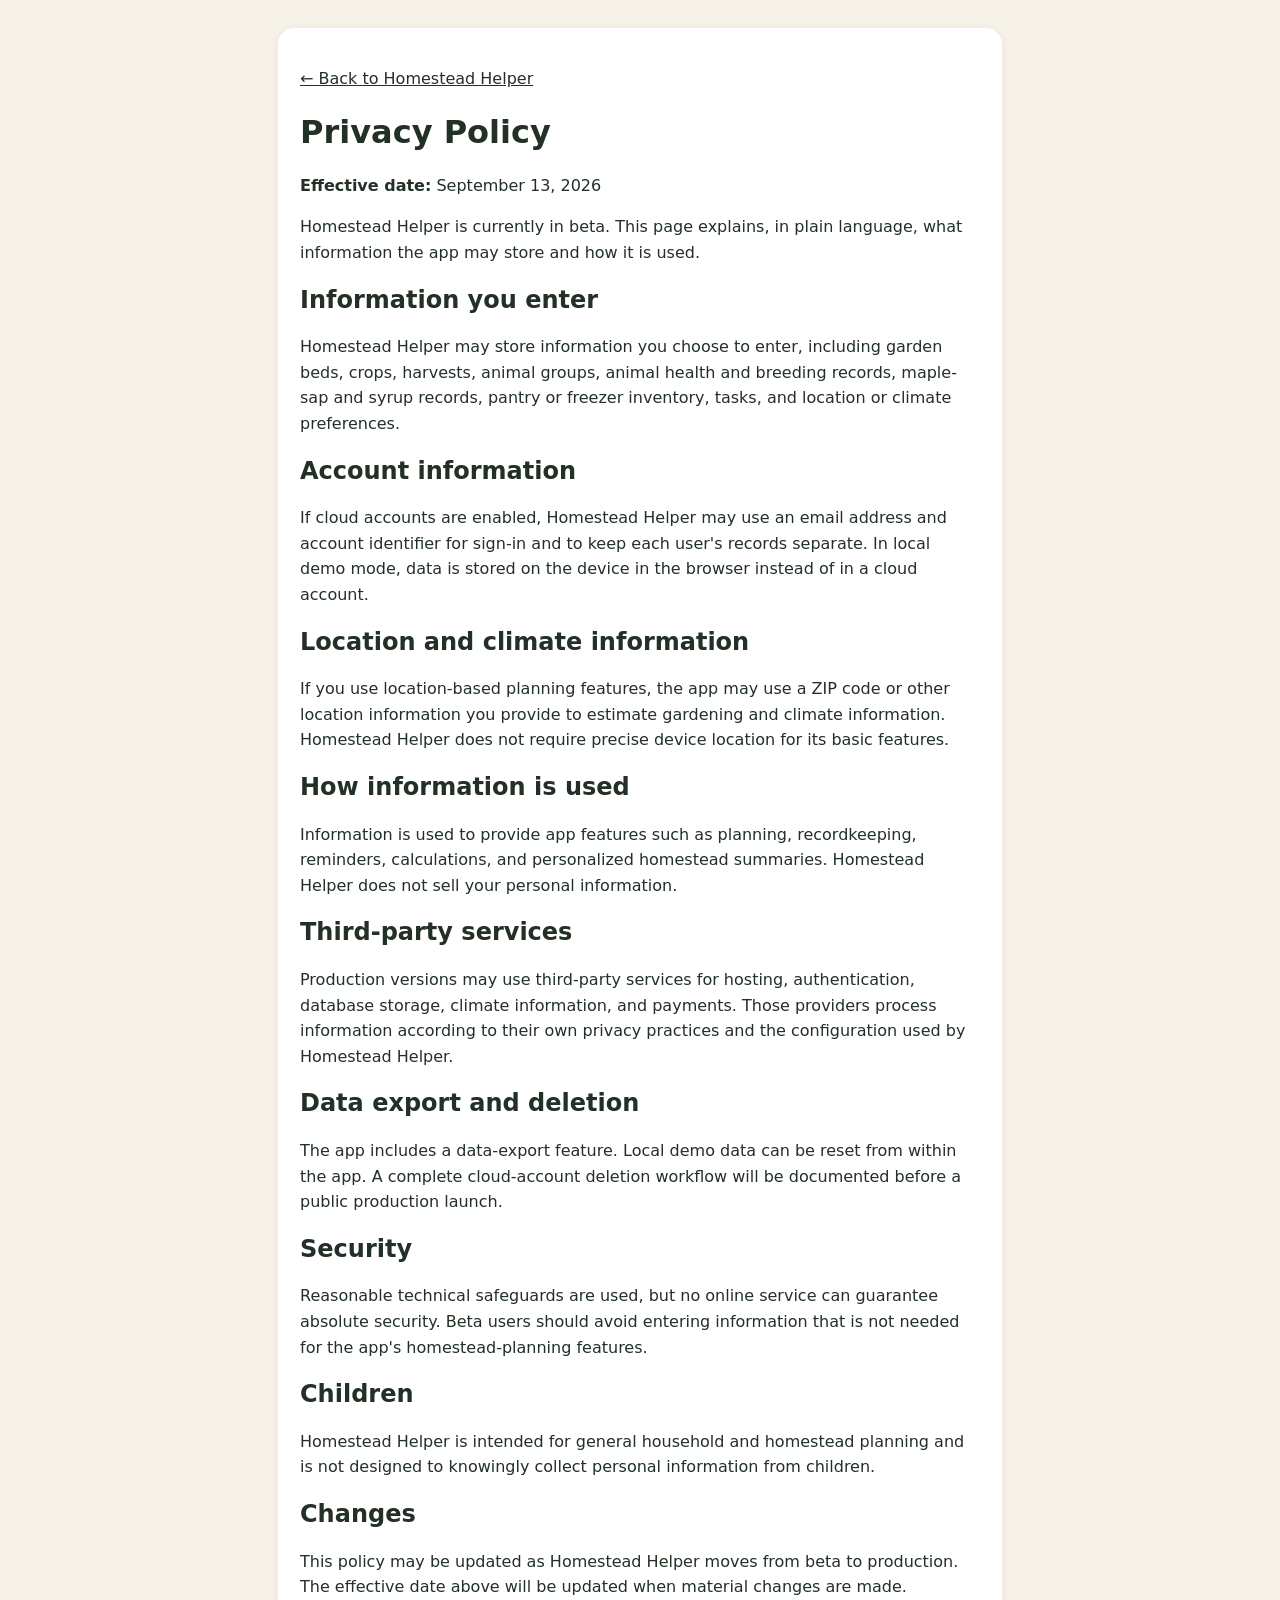
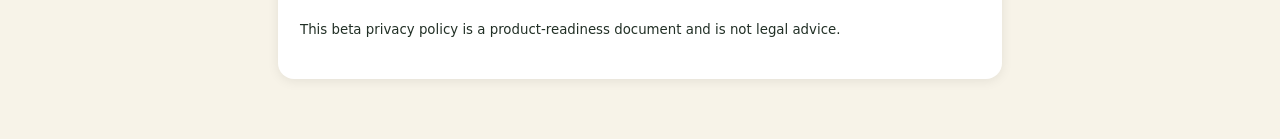
<file: privacy.html>
<!doctype html>
<html lang="en">
<head>
  <meta charset="utf-8" />
  <meta name="viewport" content="width=device-width, initial-scale=1" />
  <meta name="theme-color" content="#355E3B" />
  <title>Privacy Policy — Homestead Helper</title>
  <link rel="stylesheet" href="styles.css" />
  <style>main{max-width:760px;margin:0 auto;padding:28px 18px 60px;line-height:1.6}.legal-card{background:#fff;border-radius:16px;padding:22px;box-shadow:0 2px 12px rgba(0,0,0,.08)}h1,h2{line-height:1.2}a{color:inherit}</style>
</head>
<body>
<main>
  <div class="legal-card">
    <p><a href="index.html">← Back to Homestead Helper</a></p>
    <h1>Privacy Policy</h1>
    <p><strong>Effective date:</strong> September 13, 2026</p>
    <p>Homestead Helper is currently in beta. This page explains, in plain language, what information the app may store and how it is used.</p>

    <h2>Information you enter</h2>
    <p>Homestead Helper may store information you choose to enter, including garden beds, crops, harvests, animal groups, animal health and breeding records, maple-sap and syrup records, pantry or freezer inventory, tasks, and location or climate preferences.</p>

    <h2>Account information</h2>
    <p>If cloud accounts are enabled, Homestead Helper may use an email address and account identifier for sign-in and to keep each user's records separate. In local demo mode, data is stored on the device in the browser instead of in a cloud account.</p>

    <h2>Location and climate information</h2>
    <p>If you use location-based planning features, the app may use a ZIP code or other location information you provide to estimate gardening and climate information. Homestead Helper does not require precise device location for its basic features.</p>

    <h2>How information is used</h2>
    <p>Information is used to provide app features such as planning, recordkeeping, reminders, calculations, and personalized homestead summaries. Homestead Helper does not sell your personal information.</p>

    <h2>Third-party services</h2>
    <p>Production versions may use third-party services for hosting, authentication, database storage, climate information, and payments. Those providers process information according to their own privacy practices and the configuration used by Homestead Helper.</p>

    <h2>Data export and deletion</h2>
    <p>The app includes a data-export feature. Local demo data can be reset from within the app. A complete cloud-account deletion workflow will be documented before a public production launch.</p>

    <h2>Security</h2>
    <p>Reasonable technical safeguards are used, but no online service can guarantee absolute security. Beta users should avoid entering information that is not needed for the app's homestead-planning features.</p>

    <h2>Children</h2>
    <p>Homestead Helper is intended for general household and homestead planning and is not designed to knowingly collect personal information from children.</p>

    <h2>Changes</h2>
    <p>This policy may be updated as Homestead Helper moves from beta to production. The effective date above will be updated when material changes are made.</p>

    <p><small>This beta privacy policy is a product-readiness document and is not legal advice.</small></p>
  </div>
</main>
</body>
</html>
</file>
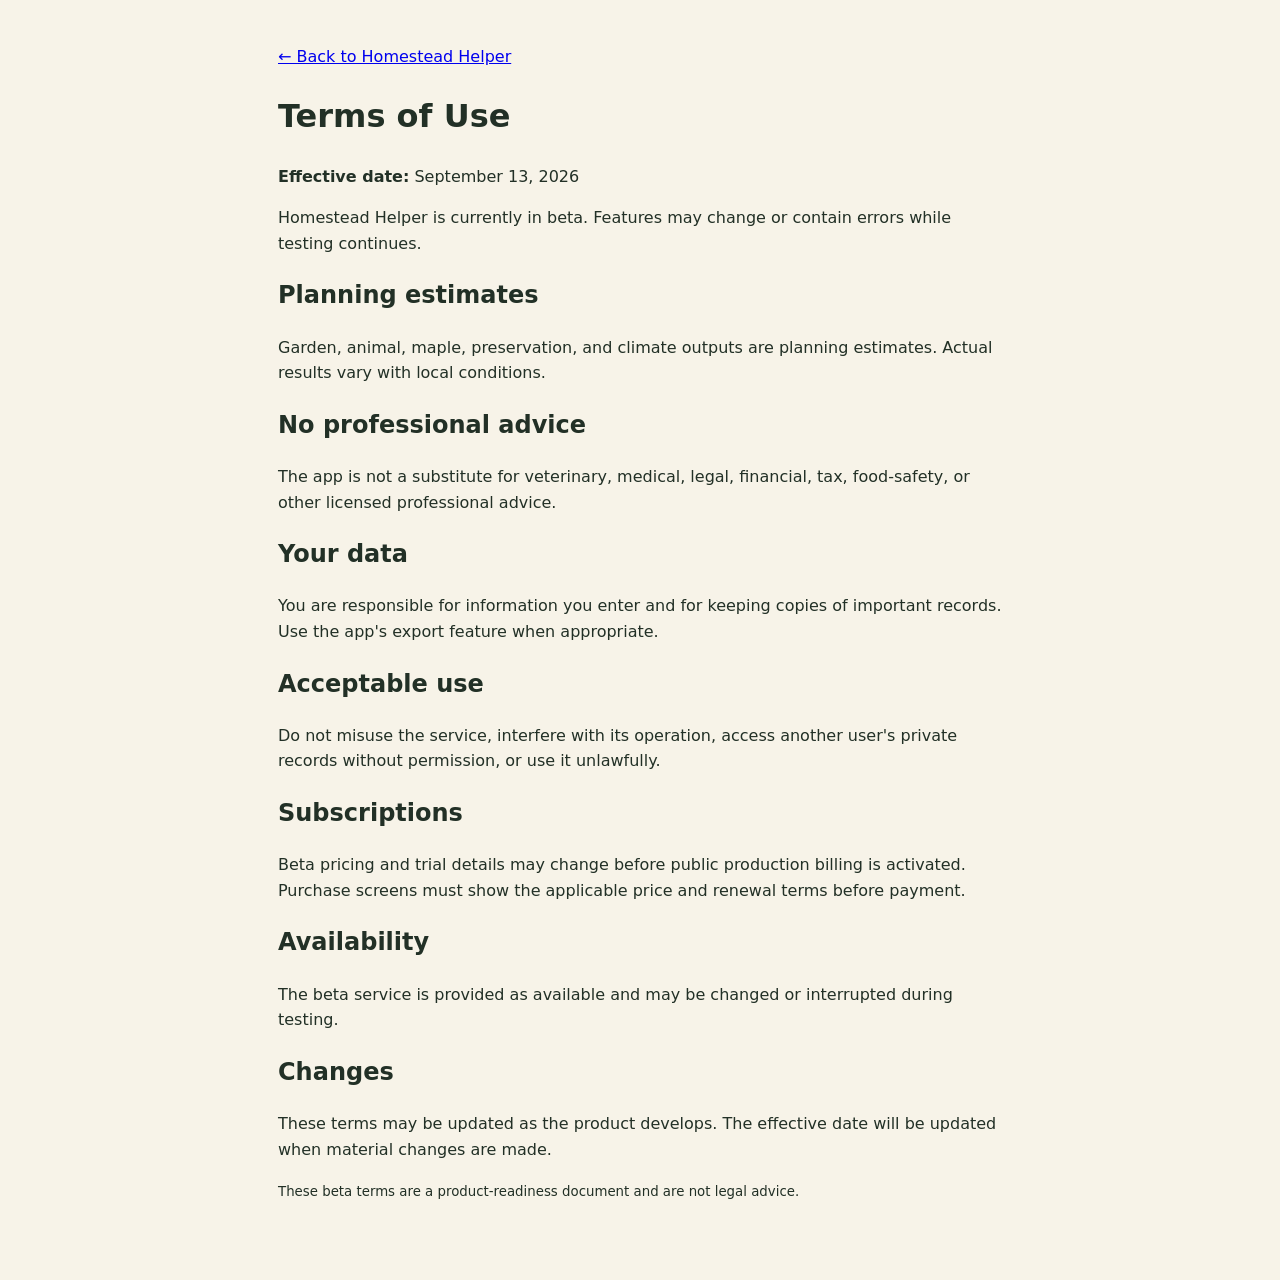
<file: terms.html>
<!doctype html><html lang="en"><head><meta charset="utf-8"><meta name="viewport" content="width=device-width,initial-scale=1"><title>Terms of Use — Homestead Helper</title><link rel="stylesheet" href="styles.css"></head><body><main style="max-width:760px;margin:0 auto;padding:28px 18px 60px;line-height:1.6"><p><a href="index.html">← Back to Homestead Helper</a></p><h1>Terms of Use</h1><p><strong>Effective date:</strong> September 13, 2026</p><p>Homestead Helper is currently in beta. Features may change or contain errors while testing continues.</p><h2>Planning estimates</h2><p>Garden, animal, maple, preservation, and climate outputs are planning estimates. Actual results vary with local conditions.</p><h2>No professional advice</h2><p>The app is not a substitute for veterinary, medical, legal, financial, tax, food-safety, or other licensed professional advice.</p><h2>Your data</h2><p>You are responsible for information you enter and for keeping copies of important records. Use the app's export feature when appropriate.</p><h2>Acceptable use</h2><p>Do not misuse the service, interfere with its operation, access another user's private records without permission, or use it unlawfully.</p><h2>Subscriptions</h2><p>Beta pricing and trial details may change before public production billing is activated. Purchase screens must show the applicable price and renewal terms before payment.</p><h2>Availability</h2><p>The beta service is provided as available and may be changed or interrupted during testing.</p><h2>Changes</h2><p>These terms may be updated as the product develops. The effective date will be updated when material changes are made.</p><p><small>These beta terms are a product-readiness document and are not legal advice.</small></p></main></body></html>
</file>
<file: styles.css>
:root{
  --green:#355E3B; --green2:#527A59; --sage:#DDEAD7; --cream:#F7F3E8;
  --ink:#223026; --muted:#6E7A70; --card:#FFFFFF; --warn:#FFF0CC; --danger:#FDE2E2;
  --line:#D8E0D6; --shadow:0 12px 30px rgba(40,66,45,.09);
}
*{box-sizing:border-box}
body{margin:0;font-family:Inter,ui-sans-serif,system-ui,-apple-system,BlinkMacSystemFont,"Segoe UI",sans-serif;background:var(--cream);color:var(--ink)}
button,input,select{font:inherit}
button{cursor:pointer}
#app{min-height:100vh}
.shell{max-width:520px;margin:0 auto;min-height:100vh;background:var(--cream);padding-bottom:86px}
.topbar{position:sticky;top:0;z-index:10;padding:18px 18px 12px;background:linear-gradient(var(--cream) 75%,rgba(247,243,232,0));backdrop-filter:blur(8px)}
.brand{display:flex;align-items:center;gap:10px}
.brand-mark{width:38px;height:38px;border-radius:12px;background:var(--green);display:grid;place-items:center;color:white;font-size:20px}
.brand h1{font-size:20px;margin:0}.brand small{display:block;color:var(--muted);margin-top:2px}
.content{padding:0 16px 24px}
.card{background:var(--card);border:1px solid var(--line);border-radius:18px;padding:16px;box-shadow:var(--shadow);margin:12px 0}
.card h2,.card h3{margin:0 0 10px}.card p{margin:6px 0;line-height:1.45}
.hero{background:linear-gradient(145deg,#f8fff7,#eef7e9)}
.kicker{font-size:12px;text-transform:uppercase;letter-spacing:.08em;color:var(--green2);font-weight:800}
.stat-grid{display:grid;grid-template-columns:repeat(2,1fr);gap:10px}
.stat{background:#f8fbf7;border:1px solid var(--line);border-radius:14px;padding:12px}
.stat strong{display:block;font-size:22px;color:var(--green)}
.row{display:flex;gap:10px;align-items:center}.row.between{justify-content:space-between}.row.wrap{flex-wrap:wrap}
.btn{border:0;border-radius:12px;padding:11px 14px;background:var(--green);color:white;font-weight:750}
.btn.secondary{background:var(--sage);color:var(--green)}
.btn.ghost{background:white;color:var(--green);border:1px solid var(--line)}
.btn.danger{background:#9d2c2c}
.pill{display:inline-flex;align-items:center;gap:6px;padding:6px 9px;border-radius:999px;background:var(--sage);color:var(--green);font-size:12px;font-weight:750}
.pill.warn{background:var(--warn);color:#805d14}.pill.danger{background:var(--danger);color:#912a2a}
.list{display:grid;gap:9px}.list-item{display:flex;justify-content:space-between;gap:12px;padding:12px;border:1px solid var(--line);border-radius:14px;background:#fbfdfb}
.list-item .meta{color:var(--muted);font-size:13px}
label{display:block;font-size:13px;font-weight:750;margin-bottom:6px;color:#3c4a3f}
.field{margin-bottom:12px}
input,select{width:100%;border:1px solid #cfd9cc;border-radius:12px;padding:11px 12px;background:white;color:var(--ink)}
.grid2{display:grid;grid-template-columns:1fr 1fr;gap:10px}
.bottom-nav{position:fixed;left:50%;bottom:0;transform:translateX(-50%);width:min(520px,100%);background:rgba(255,255,255,.97);border-top:1px solid var(--line);display:grid;grid-template-columns:repeat(6,1fr);padding:7px 4px calc(7px + env(safe-area-inset-bottom));z-index:20;backdrop-filter:blur(10px)}
.nav-btn{background:transparent;border:0;padding:7px 2px;color:#728077;font-size:10px}.nav-btn span{display:block;font-size:20px;line-height:1.1;margin-bottom:3px}.nav-btn.active{color:var(--green);font-weight:800}
.section-title{font-size:16px;margin:18px 2px 8px}
.progress{height:10px;background:#e8eee5;border-radius:999px;overflow:hidden}.progress>div{height:100%;background:var(--green);border-radius:999px}
.notice{padding:12px;border-radius:14px;background:var(--warn);border:1px solid #efd99a;line-height:1.4}
.dangerbox{padding:12px;border-radius:14px;background:var(--danger);border:1px solid #efb8b8;line-height:1.4}
.modal-backdrop{position:fixed;inset:0;background:rgba(25,35,27,.42);display:flex;align-items:flex-end;justify-content:center;z-index:50}
.modal{width:min(520px,100%);max-height:88vh;overflow:auto;background:var(--cream);border-radius:22px 22px 0 0;padding:18px 16px 30px;box-shadow:0 -15px 50px rgba(0,0,0,.18)}
.auth-wrap{max-width:420px;margin:0 auto;padding:40px 18px}.auth-logo{font-size:48px;text-align:center}.auth-wrap h1{text-align:center;margin:8px 0}.auth-wrap>p{text-align:center;color:var(--muted)}
hr{border:0;border-top:1px solid var(--line);margin:14px 0}
.small{font-size:12px;color:var(--muted)}
.link{color:var(--green);font-weight:700;text-decoration:none}
.empty{padding:26px 10px;text-align:center;color:var(--muted)}
@media (max-width:420px){.grid2{grid-template-columns:1fr}.nav-btn{font-size:9px}.nav-btn span{font-size:18px}}
</file>
